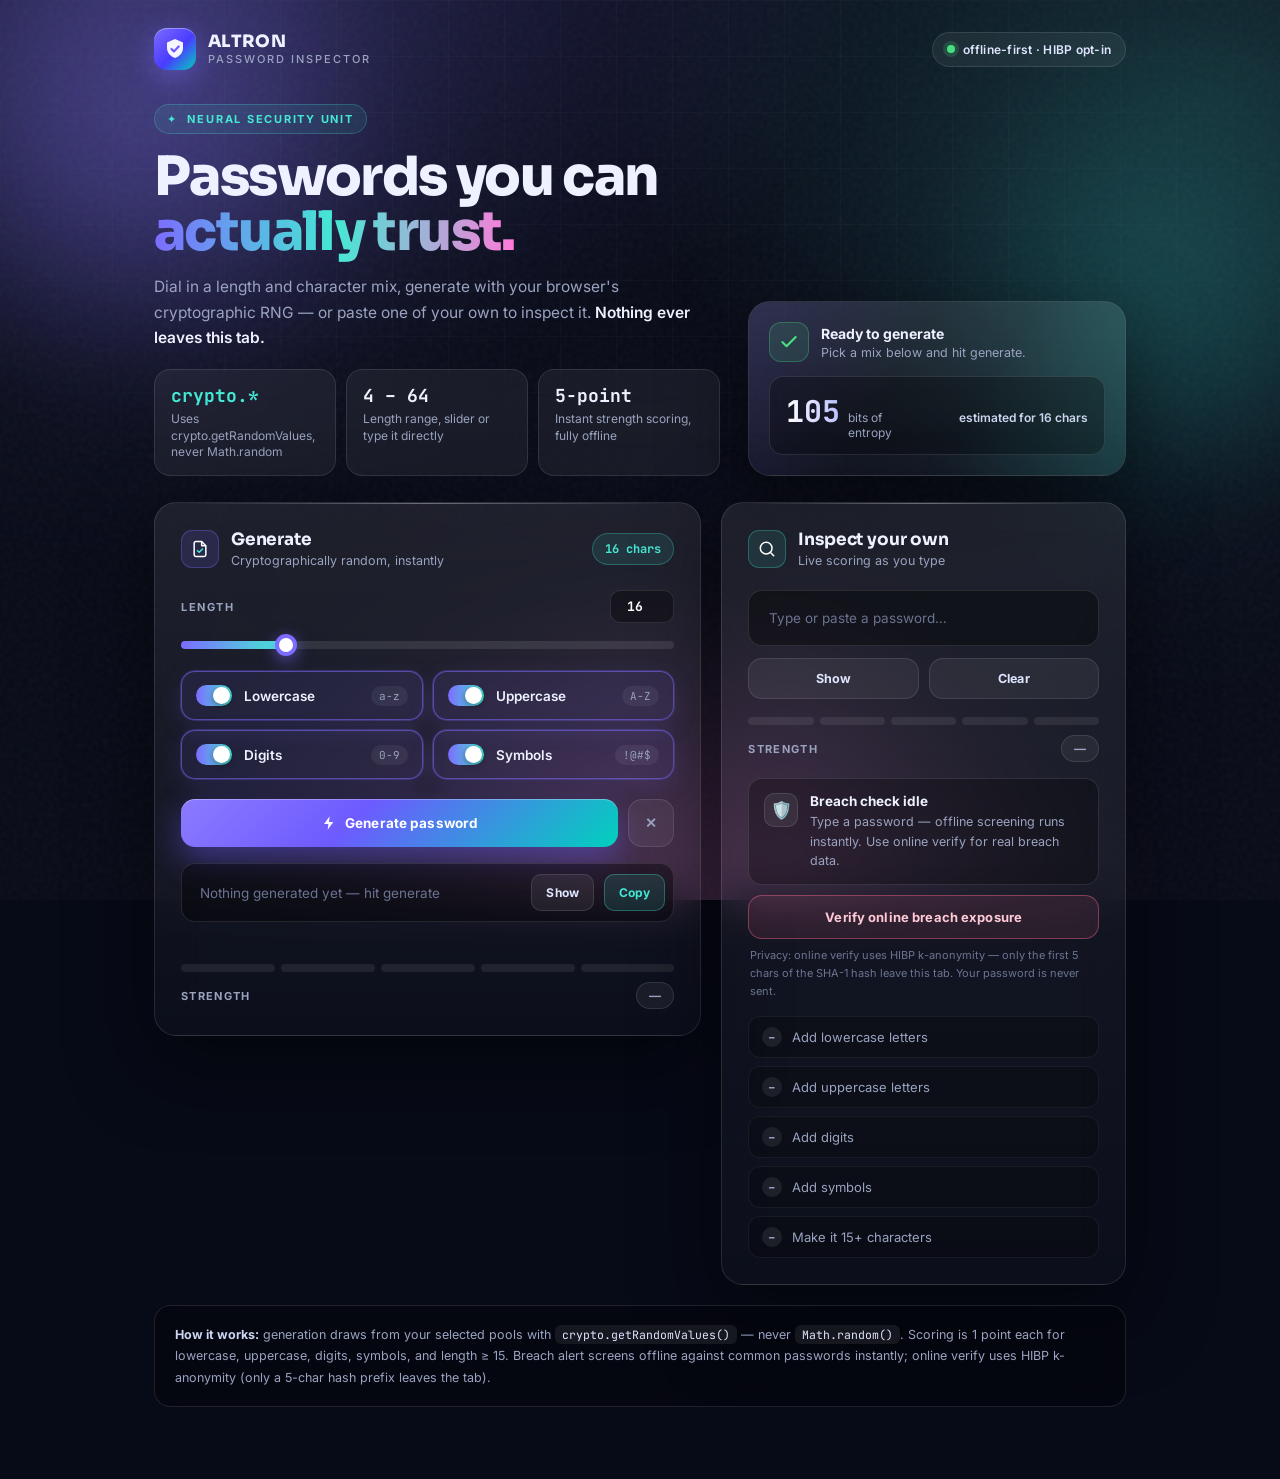
<file: index.html>
<!DOCTYPE html>
<html lang="en">
<head>
<meta charset="UTF-8">
<meta name="viewport" content="width=device-width, initial-scale=1.0">
<title>ALTRON // Password Inspector</title>
<link rel="preconnect" href="https://fonts.googleapis.com">
<link rel="preconnect" href="https://fonts.gstatic.com" crossorigin>
<link href="https://fonts.googleapis.com/css2?family=Inter:wght@400;500;600;700&family=Sora:wght@600;700;800&family=JetBrains+Mono:wght@500;600;700&display=swap" rel="stylesheet">
<link rel="stylesheet" href="styles.css">
</head>
<body>
<div class="bg">
  <div class="grid-lines"></div>
  <div class="orb orb-1"></div>
  <div class="orb orb-2"></div>
  <div class="orb orb-3"></div>
  <div class="grain"></div>
</div>

<div class="wrap">
  <nav class="nav">
    <div class="brand">
      <div class="logo">
        <svg viewBox="0 0 24 24" fill="none"><path d="M12 2l8 3.5v5.2c0 5-3.4 8.6-8 10.3-4.6-1.7-8-5.3-8-10.3V5.5L12 2z" fill="rgba(255,255,255,0.95)"/><path d="M8.5 12l2.4 2.4L15.7 9.5" stroke="#6d5bff" stroke-width="2.2" stroke-linecap="round" stroke-linejoin="round"/></svg>
      </div>
      <div class="brand-name">ALTRON<small>PASSWORD INSPECTOR</small></div>
    </div>
    <div class="pill"><span class="pulse"></span>offline-first &middot; HIBP opt-in</div>
  </nav>

  <div class="hero">
    <div>
      <div class="eyebrow">✦ &nbsp;NEURAL SECURITY UNIT</div>
      <h1>Passwords you can <span class="grad">actually trust.</span></h1>
      <p class="lede">Dial in a length and character mix, generate with your browser's cryptographic RNG — or paste one of your own to inspect it. <b>Nothing ever leaves this tab.</b></p>
      <div class="hero-stats">
        <div class="stat"><strong style="color:var(--cyan)">crypto.*</strong><span>Uses crypto.getRandomValues, never Math.random</span></div>
        <div class="stat"><strong>4 – 64</strong><span>Length range, slider or type it directly</span></div>
        <div class="stat"><strong>5-point</strong><span>Instant strength scoring, fully offline</span></div>
      </div>
    </div>
    <div class="status-card">
      <div class="status-head">
        <div class="status-dot" id="statusDot">
          <svg id="statusIcon" width="20" height="20" viewBox="0 0 24 24" fill="none"><path d="M20 6L9 17l-5-5" stroke="#4ade80" stroke-width="2.5" stroke-linecap="round" stroke-linejoin="round"/></svg>
        </div>
        <div>
          <h3 id="statusTitle">Ready to generate</h3>
          <p id="statusSub">Pick a mix below and hit generate.</p>
        </div>
      </div>
      <div class="entropy">
        <strong id="entropyVal">—</strong>
        <span>bits of<br>entropy</span>
        <span id="crackTime" style="margin-left:auto;text-align:right;font-weight:600;color:#cdd5f0;"></span>
      </div>
    </div>
  </div>

  <div class="grid">
    <div class="card">
      <div class="card-head">
        <div class="icon">
          <svg viewBox="0 0 24 24" fill="none"><path d="M14 3H7a2 2 0 00-2 2v14a2 2 0 002 2h10a2 2 0 002-2V8l-5-5z" stroke="white" stroke-width="1.8" stroke-linejoin="round"/><path d="M14 3v5h5" stroke="white" stroke-width="1.8" stroke-linejoin="round"/><path d="M9 14l2 2 4-4" stroke="#45e8d4" stroke-width="1.8" stroke-linecap="round" stroke-linejoin="round"/></svg>
        </div>
        <div>
          <h2>Generate</h2>
          <p>Cryptographically random, instantly</p>
        </div>
        <div class="len-pill"><span id="lenPill">16</span>&nbsp;chars</div>
      </div>

      <div class="field-label">
        <span>Length</span>
        <span><input type="number" class="len-input" id="lenInput" min="4" max="64" value="16"></span>
      </div>
      <input type="range" id="lenSlider" min="4" max="64" value="16">

      <div class="toggles">
        <div class="toggle active" data-set="lc" role="switch" aria-checked="true" tabindex="0"><div class="switch"></div><div class="tlabel">Lowercase</div><div class="tsample">a-z</div></div>
        <div class="toggle active" data-set="uc" role="switch" aria-checked="true" tabindex="0"><div class="switch"></div><div class="tlabel">Uppercase</div><div class="tsample">A-Z</div></div>
        <div class="toggle active" data-set="dig" role="switch" aria-checked="true" tabindex="0"><div class="switch"></div><div class="tlabel">Digits</div><div class="tsample">0-9</div></div>
        <div class="toggle active" data-set="punc" role="switch" aria-checked="true" tabindex="0"><div class="switch"></div><div class="tlabel">Symbols</div><div class="tsample">!@#$</div></div>
      </div>

      <div class="genrow">
        <button class="btn-primary" id="genBtn">
          <svg width="16" height="16" viewBox="0 0 24 24" fill="none"><path d="M13 2L4.5 13.5H11L10 22l8.5-11.5H12L13 2z" fill="white" opacity="0.95"/></svg>
          <span id="genBtnText">Generate password</span>
        </button>
        <button class="btn-icon" id="clearBtn" title="Clear">✕</button>
      </div>

      <div class="output">
        <input type="password" id="pwOut" readonly placeholder="Nothing generated yet — hit generate">
        <button class="mini-btn" id="showBtn">Show</button>
        <button class="mini-btn accent" id="copyBtn">Copy</button>
      </div>
      <div class="toast" id="genToast">✓ Copied to clipboard</div>

      <div class="meter-track">
        <div class="meter-seg" id="seg1"></div>
        <div class="meter-seg" id="seg2"></div>
        <div class="meter-seg" id="seg3"></div>
        <div class="meter-seg" id="seg4"></div>
        <div class="meter-seg" id="seg5"></div>
      </div>
      <div class="meter-label">
        <span>Strength</span>
        <span class="strength-text" id="strengthText">—</span>
      </div>
    </div>

    <div class="card">
      <div class="card-head">
        <div class="icon teal">
          <svg viewBox="0 0 24 24" fill="none"><circle cx="11" cy="11" r="7" stroke="white" stroke-width="1.8"/><path d="M20 20l-3.5-3.5" stroke="white" stroke-width="1.8" stroke-linecap="round"/></svg>
        </div>
        <div>
          <h2>Inspect your own</h2>
          <p>Live scoring as you type</p>
        </div>
      </div>
      <div class="check-row">
        <input type="password" id="checkInput" placeholder="Type or paste a password…" autocomplete="off" spellcheck="false">
      </div>
      <div class="row-2">
        <button id="checkShowBtn">Show</button>
        <button id="checkClearBtn">Clear</button>
      </div>
      <div class="meter-track">
        <div class="meter-seg" id="cseg1"></div>
        <div class="meter-seg" id="cseg2"></div>
        <div class="meter-seg" id="cseg3"></div>
        <div class="meter-seg" id="cseg4"></div>
        <div class="meter-seg" id="cseg5"></div>
      </div>
      <div class="meter-label">
        <span>Strength</span>
        <span class="strength-text" id="checkStrengthText">—</span>
      </div>
      <div class="breach is-idle" id="breachBox" role="status" aria-live="polite">
        <div class="breach-icon" id="breachIcon">🛡️</div>
        <div class="breach-text">
          <h4 id="breachTitle">Breach check idle</h4>
          <p id="breachSub">Type a password — offline screening runs instantly. Use online verify for real breach data.</p>
        </div>
      </div>
      <button class="btn-breach" id="breachBtn">Verify online breach exposure</button>
      <p class="privacy-note">Privacy: online verify uses HIBP k-anonymity — only the first 5 chars of the SHA-1 hash leave this tab. Your password is never sent.</p>
      <ul class="tips" id="tips">
        <li data-tip="lc"><span class="tick">–</span>Add lowercase letters</li>
        <li data-tip="uc"><span class="tick">–</span>Add uppercase letters</li>
        <li data-tip="dig"><span class="tick">–</span>Add digits</li>
        <li data-tip="punc"><span class="tick">–</span>Add symbols</li>
        <li data-tip="len"><span class="tick">–</span>Make it 15+ characters</li>
      </ul>
    </div>
  </div>

  <div class="scope">
    <b>How it works:</b> generation draws from your selected pools with <code>crypto.getRandomValues()</code> — never <code>Math.random()</code>. Scoring is 1 point each for lowercase, uppercase, digits, symbols, and length ≥ 15. Breach alert screens offline against common passwords instantly; online verify uses HIBP k-anonymity (only a 5-char hash prefix leaves the tab).
  </div>
</div>

<script src="script.js" defer></script>
</body>
</html>
</file>
<file: styles.css>
:root{
    --bg: #070a17;
    --violet: #7c6cff;
    --cyan: #45e8d4;
    --pink: #ff7ad9;
    --amber: #ffb454;
    --text: #eef1ff;
    --muted: #9aa3c0;
    --muted-2: #6b7391;
    --glass: rgba(255,255,255,0.06);
    --glass-2: rgba(255,255,255,0.03);
    --line: rgba(255,255,255,0.11);
    --danger: #ff6b8a;
    --warn: #ffb454;
    --ok: #45e8d4;
    --great: #7df7a2;
    --radius: 22px;
    --shadow: 0 24px 80px rgba(0,0,0,0.5);
  }
  *{box-sizing:border-box;}
  html,body{margin:0;padding:0;}
  body{
    background: var(--bg);
    color: var(--text);
    font-family: 'Inter', system-ui, sans-serif;
    min-height:100vh;
    overflow-x:hidden;
    -webkit-font-smoothing:antialiased;
  }

  /* ---------- Aurora background ---------- */
  .bg{position:fixed;inset:0;z-index:0;overflow:hidden;background:
    radial-gradient(1200px 800px at 15% -10%, rgba(124,108,255,0.22), transparent 60%),
    radial-gradient(1000px 700px at 95% 10%, rgba(69,232,212,0.14), transparent 60%),
    radial-gradient(900px 700px at 50% 110%, rgba(255,122,217,0.13), transparent 60%),
    var(--bg);
  }
  .orb{position:absolute;border-radius:50%;filter:blur(90px);opacity:.55;mix-blend-mode:screen;}
  .orb-1{width:560px;height:560px;left:-140px;top:-160px;background:radial-gradient(circle, #7c6cff, transparent 70%);animation:drift1 18s ease-in-out infinite;}
  .orb-2{width:480px;height:480px;right:-120px;top:6%;background:radial-gradient(circle, #1fb6a6, transparent 70%);opacity:.4;animation:drift2 22s ease-in-out infinite;}
  .orb-3{width:620px;height:620px;left:30%;bottom:-320px;background:radial-gradient(circle, #ff7ad9, transparent 70%);opacity:.22;animation:drift1 26s ease-in-out infinite reverse;}
  @keyframes drift1{0%,100%{transform:translate(0,0) scale(1);}50%{transform:translate(60px,40px) scale(1.08);}}
  @keyframes drift2{0%,100%{transform:translate(0,0) scale(1);}50%{transform:translate(-50px,60px) scale(1.12);}}
  .grain{position:absolute;inset:0;opacity:.05;background-image:url("data:image/svg+xml,%3Csvg viewBox='0 0 200 200' xmlns='http://www.w3.org/2000/svg'%3E%3Cfilter id='n'%3E%3CfeTurbulence type='fractalNoise' baseFrequency='0.9' stitchTiles='stitch'/%3E%3C/filter%3E%3Crect width='100%25' height='100%25' filter='url(%23n)'/%3E%3C/svg%3E");}
  .grid-lines{position:absolute;inset:0;background-image:linear-gradient(rgba(255,255,255,0.025) 1px, transparent 1px),linear-gradient(90deg, rgba(255,255,255,0.025) 1px, transparent 1px);background-size:56px 56px;mask-image:radial-gradient(ellipse 90% 70% at 50% 20%, black 30%, transparent 75%);}

  .wrap{position:relative;z-index:2;max-width:1020px;margin:0 auto;padding:28px 24px 72px;}

  /* ---------- Top nav ---------- */
  .nav{display:flex;align-items:center;justify-content:space-between;gap:16px;margin-bottom:34px;}
  .brand{display:flex;align-items:center;gap:12px;}
  .logo{width:42px;height:42px;border-radius:13px;display:grid;place-items:center;background:linear-gradient(135deg, var(--violet), #4a3cff 55%, #00d1bd);box-shadow:0 8px 28px rgba(124,108,255,0.45), inset 0 1px 0 rgba(255,255,255,0.35);}
  .logo svg{width:24px;height:24px;}
  .brand-name{font-family:'Sora',sans-serif;font-weight:800;font-size:17px;letter-spacing:.02em;line-height:1;}
  .brand-name small{display:block;font-family:'Inter',sans-serif;font-weight:500;font-size:11px;letter-spacing:.18em;color:var(--muted);margin-top:4px;}
  .pill{display:inline-flex;align-items:center;gap:8px;font-size:12px;font-weight:600;letter-spacing:.02em;color:#dfe6ff;background:rgba(255,255,255,0.06);border:1px solid var(--line);padding:9px 14px;border-radius:999px;backdrop-filter:blur(12px);}
  .pill .pulse{width:8px;height:8px;border-radius:50%;background:#4ade80;box-shadow:0 0 0 4px rgba(74,222,128,0.18);animation:pulseDot 1.8s ease-in-out infinite;}
  @keyframes pulseDot{0%,100%{transform:scale(1);opacity:1;}50%{transform:scale(.8);opacity:.7;}}

  /* ---------- Hero ---------- */
  .hero{display:grid;grid-template-columns:1.2fr .8fr;gap:28px;align-items:end;margin-bottom:26px;}
  @media(max-width:860px){.hero{grid-template-columns:1fr;}}
  .eyebrow{display:inline-flex;align-items:center;gap:8px;font-size:11px;font-weight:700;letter-spacing:.16em;color:var(--cyan);background:rgba(69,232,212,0.09);border:1px solid rgba(69,232,212,0.24);padding:7px 12px;border-radius:999px;margin-bottom:16px;}
  h1{font-family:'Sora',sans-serif;font-weight:800;font-size:clamp(34px,5vw,54px);line-height:1.02;letter-spacing:-0.03em;margin:0 0 14px;}
  h1 .grad{background:linear-gradient(90deg, var(--violet) 0%, var(--cyan) 50%, var(--pink) 100%);-webkit-background-clip:text;background-clip:text;color:transparent;}
  .lede{font-size:15.5px;line-height:1.65;color:var(--muted);margin:0;max-width:560px;}
  .lede b{color:var(--text);font-weight:600;}
  .hero-stats{display:flex;gap:10px;flex-wrap:wrap;margin-top:18px;}
  .stat{flex:1;min-width:140px;background:var(--glass);border:1px solid var(--line);border-radius:16px;padding:14px 16px;backdrop-filter:blur(18px);}
  .stat strong{display:block;font-family:'JetBrains Mono',monospace;font-size:18px;margin-bottom:4px;}
  .stat span{font-size:12px;color:var(--muted);line-height:1.4;display:block;}

  /* status card */
  .status-card{background:linear-gradient(180deg, rgba(255,255,255,0.09), rgba(255,255,255,0.03));border:1px solid var(--line);border-radius:var(--radius);padding:20px;box-shadow:var(--shadow);backdrop-filter:blur(24px);position:relative;overflow:hidden;}
  .status-card::after{content:"";position:absolute;inset:0;background:linear-gradient(120deg, rgba(124,108,255,0.16), transparent 40%, transparent 60%, rgba(69,232,212,0.12));pointer-events:none;}
  .status-head{display:flex;align-items:center;gap:12px;margin-bottom:14px;position:relative;z-index:1;}
  .status-dot{width:40px;height:40px;border-radius:12px;display:grid;place-items:center;background:rgba(74,222,128,0.12);border:1px solid rgba(74,222,128,0.3);flex-shrink:0;}
  .status-dot.thinking{background:rgba(255,180,84,0.12);border-color:rgba(255,180,84,0.4);}
  .status-dot.thinking svg{animation:spin 1s linear infinite;}
  @keyframes spin{to{transform:rotate(360deg);}}
  .status-head h3{margin:0;font-size:14px;font-weight:700;}
  .status-head p{margin:3px 0 0;font-size:12.5px;color:var(--muted);}
  .entropy{position:relative;z-index:1;display:flex;align-items:baseline;gap:8px;background:rgba(0,0,0,0.28);border:1px solid var(--line);border-radius:14px;padding:14px 16px;}
  .entropy strong{font-family:'JetBrains Mono',monospace;font-size:30px;font-weight:700;background:linear-gradient(90deg,#fff, #b9bfff);-webkit-background-clip:text;background-clip:text;color:transparent;}
  .entropy span{font-size:12px;color:var(--muted);}

  /* ---------- Main grid ---------- */
  .grid{display:grid;grid-template-columns:1.15fr .85fr;gap:20px;align-items:start;}
  @media(max-width:860px){.grid{grid-template-columns:1fr;}}
  .card{background:linear-gradient(180deg, rgba(255,255,255,0.08), rgba(255,255,255,0.025));border:1px solid var(--line);border-radius:var(--radius);padding:26px;box-shadow:var(--shadow);backdrop-filter:blur(24px);position:relative;overflow:hidden;}
  .card::before{content:"";position:absolute;top:0;left:24px;right:24px;height:1px;background:linear-gradient(90deg, transparent, rgba(255,255,255,0.35), transparent);}
  .card-head{display:flex;align-items:center;gap:12px;margin-bottom:22px;}
  .icon{width:38px;height:38px;border-radius:11px;display:grid;place-items:center;flex-shrink:0;background:rgba(124,108,255,0.14);border:1px solid rgba(124,108,255,0.32);}
  .icon.teal{background:rgba(69,232,212,0.1);border-color:rgba(69,232,212,0.28);}
  .icon svg{width:20px;height:20px;}
  .card-head h2{margin:0;font-family:'Sora',sans-serif;font-size:17px;font-weight:700;letter-spacing:-0.01em;}
  .card-head p{margin:3px 0 0;font-size:12.5px;color:var(--muted);}
  .len-pill{margin-left:auto;font-family:'JetBrains Mono',monospace;font-size:12px;font-weight:700;color:var(--cyan);background:rgba(69,232,212,0.1);border:1px solid rgba(69,232,212,0.28);padding:7px 12px;border-radius:999px;white-space:nowrap;}

  .field-label{font-size:11px;font-weight:700;letter-spacing:.14em;text-transform:uppercase;color:var(--muted);margin:0 0 10px;display:flex;justify-content:space-between;align-items:center;}
  .len-input{width:64px;background:rgba(0,0,0,0.35);border:1px solid var(--line);color:#fff;font-family:'JetBrains Mono',monospace;font-size:13px;font-weight:700;text-align:center;border-radius:10px;padding:7px 6px;outline:none;}
  .len-input:focus{border-color:var(--violet);box-shadow:0 0 0 3px rgba(124,108,255,0.25);}

  input[type=range]{width:100%;appearance:none;-webkit-appearance:none;height:8px;border-radius:999px;margin:4px 0 22px;background:linear-gradient(90deg, var(--violet), var(--cyan) var(--fill,30%), rgba(255,255,255,0.1) var(--fill,30%));outline:none;cursor:pointer;}
  input[type=range]::-webkit-slider-thumb{-webkit-appearance:none;width:22px;height:22px;border-radius:50%;background:#fff;border:4px solid var(--violet);box-shadow:0 4px 16px rgba(124,108,255,0.6);cursor:grab;}
  input[type=range]::-moz-range-thumb{width:16px;height:16px;border-radius:50%;background:#fff;border:4px solid var(--violet);box-shadow:0 4px 16px rgba(124,108,255,0.6);cursor:grab;}

  .toggles{display:grid;grid-template-columns:1fr 1fr;gap:10px;margin-bottom:20px;}
  @media(max-width:480px){.toggles{grid-template-columns:1fr;}}
  .toggle{display:flex;align-items:center;gap:12px;border:1px solid var(--line);background:rgba(0,0,0,0.22);border-radius:14px;padding:13px 14px;cursor:pointer;transition:all .18s;user-select:none;}
  .toggle:hover{border-color:rgba(255,255,255,0.22);transform:translateY(-1px);}
  .toggle.active{border-color:rgba(124,108,255,0.55);background:rgba(124,108,255,0.1);box-shadow:0 0 0 1px rgba(124,108,255,0.25), 0 8px 24px rgba(124,108,255,0.15);}
  .switch{width:36px;height:21px;border-radius:999px;background:rgba(255,255,255,0.14);position:relative;flex-shrink:0;transition:background .18s;}
  .toggle.active .switch{background:linear-gradient(90deg, var(--violet), var(--cyan));}
  .switch::after{content:"";position:absolute;top:2px;left:2px;width:17px;height:17px;border-radius:50%;background:#fff;transition:left .18s;box-shadow:0 2px 6px rgba(0,0,0,0.4);}
  .toggle.active .switch::after{left:17px;}
  .toggle .tlabel{font-size:13.5px;font-weight:600;}
  .toggle .tsample{font-family:'JetBrains Mono',monospace;font-size:11px;color:var(--muted);margin-left:auto;background:rgba(255,255,255,0.06);padding:3px 8px;border-radius:999px;}

  .genrow{display:flex;gap:10px;margin-bottom:16px;}
  button{font-family:'Inter',sans-serif;font-weight:700;font-size:13.5px;letter-spacing:.01em;border:none;cursor:pointer;padding:15px 20px;border-radius:14px;transition:transform .12s, box-shadow .18s, filter .18s;display:inline-flex;align-items:center;justify-content:center;gap:8px;}
  button:active{transform:translateY(1px) scale(0.99);}
  .btn-primary{flex:1;background:linear-gradient(135deg, #8b7bff 0%, #6d5bff 40%, #00d1bd 100%);color:#fff;box-shadow:0 12px 32px rgba(109,91,255,0.45), inset 0 1px 0 rgba(255,255,255,0.3);}
  .btn-primary:hover{filter:brightness(1.08);box-shadow:0 16px 40px rgba(109,91,255,0.6), inset 0 1px 0 rgba(255,255,255,0.3);}
  .btn-primary:disabled{opacity:.6;cursor:wait;filter:saturate(.7);}
  .btn-icon{padding:15px 16px;background:rgba(255,255,255,0.06);color:var(--muted);border:1px solid var(--line);flex-shrink:0;}
  .btn-icon:hover{color:var(--text);border-color:rgba(255,255,255,0.24);}

  .output{display:flex;align-items:center;gap:10px;background:rgba(0,0,0,0.4);border:1px solid var(--line);border-radius:14px;padding:8px 8px 8px 18px;margin-bottom:10px;position:relative;}
  .output:focus-within{border-color:rgba(124,108,255,0.6);box-shadow:0 0 0 3px rgba(124,108,255,0.18);}
  .output input{flex:1;min-width:0;background:transparent;border:none;outline:none;color:#fff;font-family:'JetBrains Mono',monospace;font-size:16px;letter-spacing:0.02em;padding:10px 0;}
  .output input::placeholder{color:var(--muted-2);font-family:'Inter',sans-serif;font-size:13.5px;letter-spacing:normal;}
  .mini-btn{font-size:12px;font-weight:700;padding:10px 14px;border-radius:10px;background:rgba(255,255,255,0.07);color:#dfe6ff;border:1px solid var(--line);white-space:nowrap;}
  .mini-btn:hover{background:rgba(255,255,255,0.12);}
  .mini-btn.accent{background:rgba(69,232,212,0.12);border-color:rgba(69,232,212,0.32);color:var(--cyan);}
  .mini-btn.accent:hover{background:rgba(69,232,212,0.2);}

  .toast{font-size:12px;font-weight:600;color:var(--great);height:18px;margin:0 2px 14px;opacity:0;transform:translateY(-4px);transition:all .25s;display:flex;align-items:center;gap:6px;}
  .toast.show{opacity:1;transform:translateY(0);}

  .meter-track{display:flex;gap:6px;margin-bottom:10px;}
  .meter-seg{flex:1;height:8px;background:rgba(255,255,255,0.08);border-radius:999px;transition:all .3s;}
  .meter-label{display:flex;justify-content:space-between;align-items:center;font-size:11px;font-weight:700;letter-spacing:.12em;text-transform:uppercase;color:var(--muted);}
  .strength-text{font-size:12px;letter-spacing:.04em;padding:5px 12px;border-radius:999px;background:rgba(255,255,255,0.06);border:1px solid var(--line);}

  .check-row{display:flex;align-items:center;background:rgba(0,0,0,0.4);border:1px solid var(--line);border-radius:14px;padding:16px 18px;margin-bottom:12px;}
  .check-row:focus-within{border-color:rgba(69,232,212,0.5);box-shadow:0 0 0 3px rgba(69,232,212,0.14);}
  .check-row input{flex:1;min-width:0;background:transparent;border:none;outline:none;color:#fff;font-family:'JetBrains Mono',monospace;font-size:15px;}
  .check-row input::placeholder{color:var(--muted-2);font-family:'Inter',sans-serif;font-size:13.5px;}
  .row-2{display:flex;gap:10px;margin-bottom:18px;}
  .row-2 button{flex:1;padding:12px;font-size:12.5px;background:rgba(255,255,255,0.06);color:#dfe6ff;border:1px solid var(--line);}
  .row-2 button:hover{background:rgba(255,255,255,0.1);}

  .tips{list-style:none;margin:16px 0 0;padding:0;display:flex;flex-direction:column;gap:8px;}
  .tips li{display:flex;align-items:center;gap:10px;font-size:13px;color:var(--muted);background:rgba(0,0,0,0.22);border:1px solid rgba(255,255,255,0.06);padding:10px 13px;border-radius:12px;}
  .tips li.done{color:var(--great);border-color:rgba(125,247,162,0.22);background:rgba(125,247,162,0.06);}
  .tips li .tick{width:20px;height:20px;border-radius:50%;display:grid;place-items:center;flex-shrink:0;background:rgba(255,255,255,0.08);font-size:11px;font-weight:800;}
  .tips li.done .tick{background:rgba(125,247,162,0.18);}

  .scope{margin-top:20px;background:rgba(0,0,0,0.28);border:1px solid var(--line);border-radius:16px;padding:18px 20px;font-size:12.5px;line-height:1.7;color:var(--muted);backdrop-filter:blur(12px);}
  .scope b{color:#cdd5f0;}
  .scope code{font-family:'JetBrains Mono',monospace;font-size:11.5px;background:rgba(255,255,255,0.07);padding:2px 7px;border-radius:6px;color:#dfe6ff;}

  @media (prefers-reduced-motion: reduce){
    *{animation:none !important;transition:none !important;}
  }

  /* ---------- Breach alert ---------- */
  .breach{display:flex;align-items:flex-start;gap:12px;border-radius:14px;padding:14px 15px;margin:16px 0 10px;border:1px solid var(--line);background:rgba(0,0,0,0.28);transition:border-color .2s, background .2s;}
  .breach-icon{width:34px;height:34px;border-radius:10px;display:grid;place-items:center;font-size:17px;flex-shrink:0;background:rgba(255,255,255,0.07);border:1px solid var(--line);}
  .breach-text h4{margin:0 0 3px;font-size:13.5px;font-weight:700;}
  .breach-text p{margin:0;font-size:12.5px;line-height:1.55;color:var(--muted);}
  .breach-text p b{color:#fff;}
  .breach.is-idle{border-color:var(--line);}
  .breach.is-checking{border-color:rgba(255,180,84,0.45);background:rgba(255,180,84,0.07);}
  .breach.is-checking .breach-icon{animation:spin 1s linear infinite;border-color:rgba(255,180,84,0.45);}
  .breach.is-safe{border-color:rgba(125,247,162,0.4);background:rgba(125,247,162,0.06);}
  .breach.is-safe .breach-icon{background:rgba(125,247,162,0.14);border-color:rgba(125,247,162,0.4);}
  .breach.is-safe .breach-text p{color:var(--great);}
  .breach.is-breached{border-color:rgba(255,107,138,0.55);background:rgba(255,107,138,0.08);box-shadow:0 0 24px rgba(255,107,138,0.15);}
  .breach.is-breached .breach-icon{background:rgba(255,107,138,0.16);border-color:rgba(255,107,138,0.55);animation:breachPulse 1.4s ease-in-out infinite;}
  .breach.is-breached .breach-text h4{color:var(--danger);}
  .breach.is-breached .breach-text p{color:#ffc9d6;}
  .breach.is-error{border-color:rgba(255,180,84,0.4);background:rgba(255,180,84,0.05);}
  @keyframes breachPulse{0%,100%{transform:scale(1);}50%{transform:scale(1.1);}}
  .btn-breach{width:100%;padding:13px;font-size:13px;background:rgba(255,107,138,0.1);color:#ffc9d6;border:1px solid rgba(255,107,138,0.4);}
  .btn-breach:hover{background:rgba(255,107,138,0.18);border-color:rgba(255,107,138,0.6);}
  .btn-breach:disabled{opacity:.6;cursor:wait;}
  .privacy-note{font-size:11px;line-height:1.6;color:var(--muted-2);margin:8px 2px 0;}
</file>
